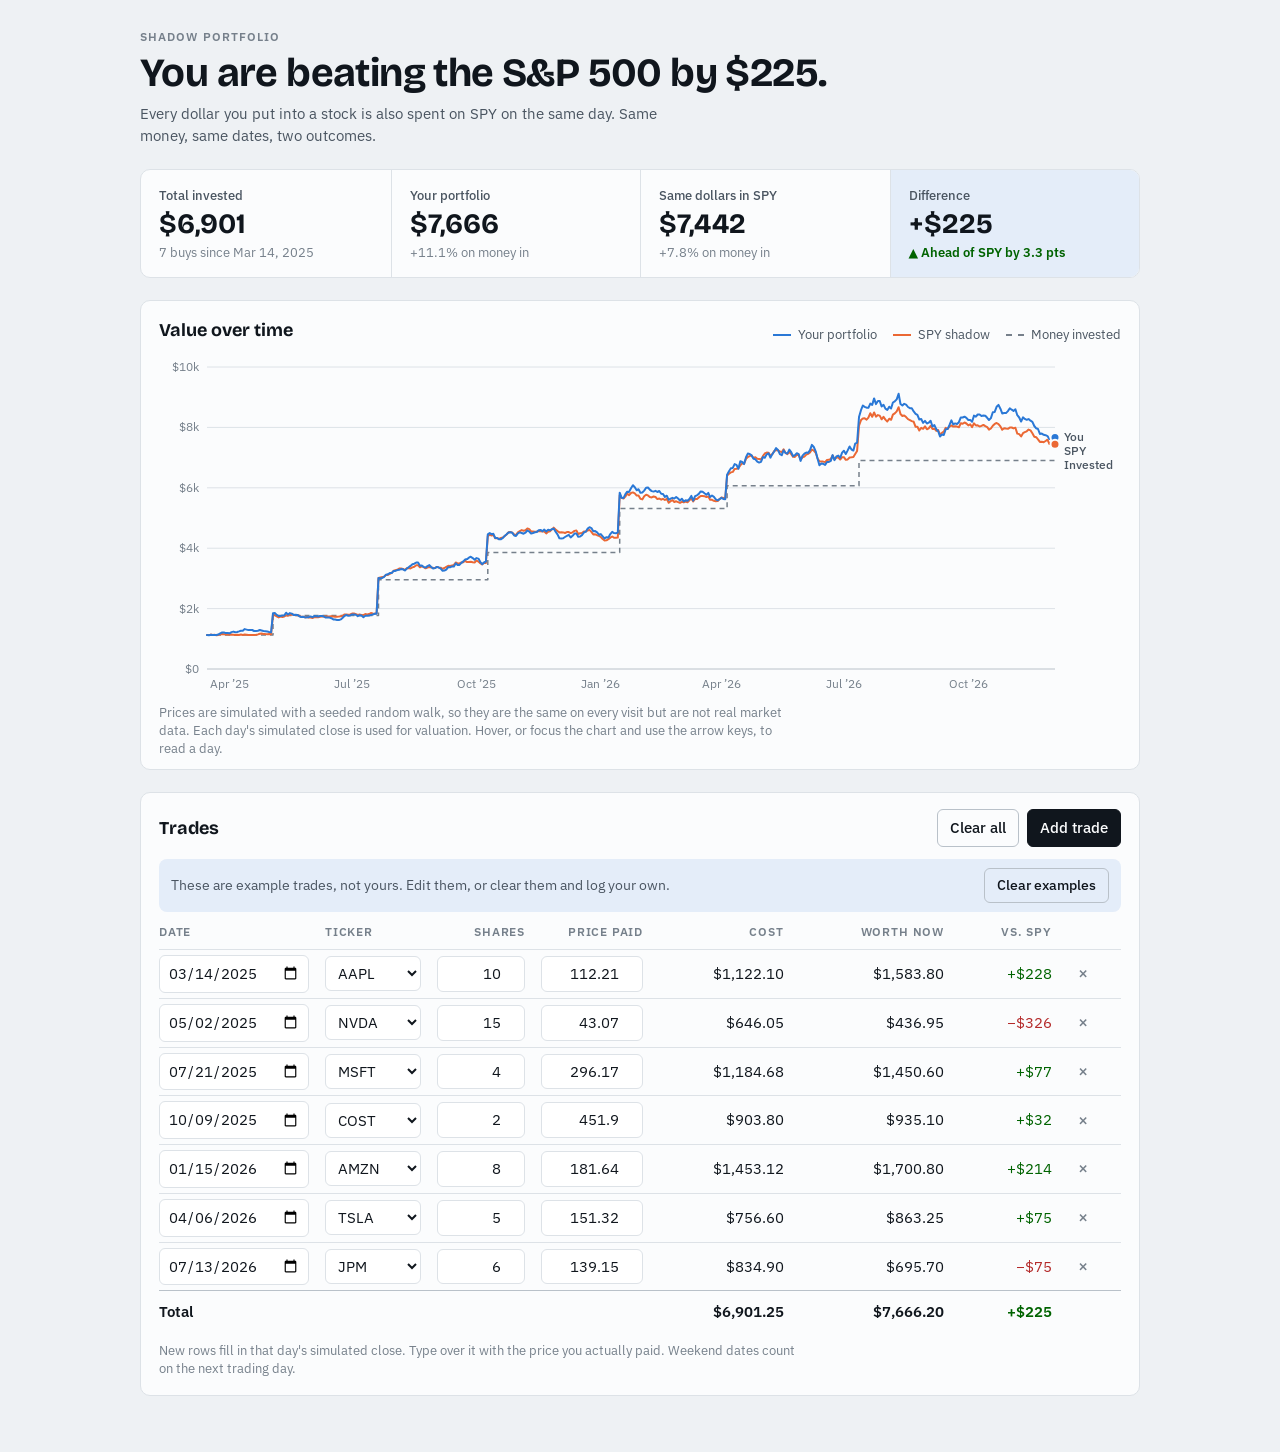
<file: index.html>
<!doctype html>
<html lang="en">
<head>
<meta charset="utf-8">
<meta name="viewport" content="width=device-width, initial-scale=1">
<title>Shadow Portfolio</title>
<link rel="stylesheet" href="https://fonts.googleapis.com/css2?family=Bricolage+Grotesque:opsz,wght@12..96,500;12..96,700&family=IBM+Plex+Sans:wght@400;500;600&display=swap">
<link rel="stylesheet" href="css/styles.css">
</head>
<body>
<main class="page">
  <header>
    <p class="eyebrow">Shadow Portfolio</p>
    <h1 id="verdict">Log a trade to start the race.</h1>
    <p class="lede">Every dollar you put into a stock is also spent on SPY on the same day. Same money, same dates, two outcomes.</p>
  </header>

  <section class="panel stats" aria-label="Summary">
    <div class="stat"><div class="k">Total invested</div><div class="v" id="s-inv">—</div><div class="s" id="s-inv-sub">&nbsp;</div></div>
    <div class="stat"><div class="k">Your portfolio</div><div class="v" id="s-you">—</div><div class="s" id="s-you-sub">&nbsp;</div></div>
    <div class="stat"><div class="k">Same dollars in SPY</div><div class="v" id="s-spy">—</div><div class="s" id="s-spy-sub">&nbsp;</div></div>
    <div class="stat diff"><div class="k">Difference</div><div class="v" id="s-diff">—</div><div class="s" id="s-diff-sub">&nbsp;</div></div>
  </section>

  <section class="panel chart-panel">
    <div class="chart-head">
      <h2>Value over time</h2>
      <ul class="legend">
        <li><span class="sw you"></span>Your portfolio</li>
        <li><span class="sw spy"></span>SPY shadow</li>
        <li><span class="sw inv"></span>Money invested</li>
      </ul>
    </div>
    <div class="chart-wrap" id="chart-wrap">
      <svg id="chart" tabindex="0" role="img" aria-label="Line chart of portfolio value, SPY shadow value and money invested over time"></svg>
      <div class="tip" id="tip" hidden></div>
      <div class="empty" id="chart-empty" hidden>No trades counted yet. Add one below and the chart starts on its date.</div>
    </div>
    <p class="note">Prices are simulated with a seeded random walk, so they are the same on every visit but are not real market data. Each day's simulated close is used for valuation. Hover, or focus the chart and use the arrow keys, to read a day.</p>
  </section>

  <section class="panel ledger">
    <div class="ledger-head">
      <h2>Trades</h2>
      <div class="actions">
        <span class="confirm" id="clear-confirm" hidden>Delete every trade?
          <button type="button" id="clear-yes">Delete all</button>
          <button type="button" id="clear-no">Keep them</button>
        </span>
        <button type="button" id="clear">Clear all</button>
        <button type="button" class="primary" id="add">Add trade</button>
      </div>
    </div>
    <div class="banner" id="example-banner" hidden>
      <span>These are example trades, not yours. Edit them, or clear them and log your own.</span>
      <button type="button" id="example-clear">Clear examples</button>
    </div>
    <div class="scroll">
      <table>
        <thead><tr>
          <th>Date</th><th>Ticker</th><th class="num">Shares</th><th class="num">Price paid</th>
          <th class="num">Cost</th><th class="num">Worth now</th><th class="num">vs. SPY</th><th><span hidden>Delete</span></th>
        </tr></thead>
        <tbody id="rows"></tbody>
        <tfoot><tr>
          <td colspan="4">Total</td>
          <td class="num" id="f-cost">—</td><td class="num" id="f-now">—</td><td class="num" id="f-vs">—</td><td></td>
        </tr></tfoot>
      </table>
    </div>
    <p class="note" id="ledger-note">New rows fill in that day's simulated close. Type over it with the price you actually paid. Weekend dates count on the next trading day.</p>
  </section>
</main>
<script type="module" src="src/app.js"></script>
</body>
</html>
</file>
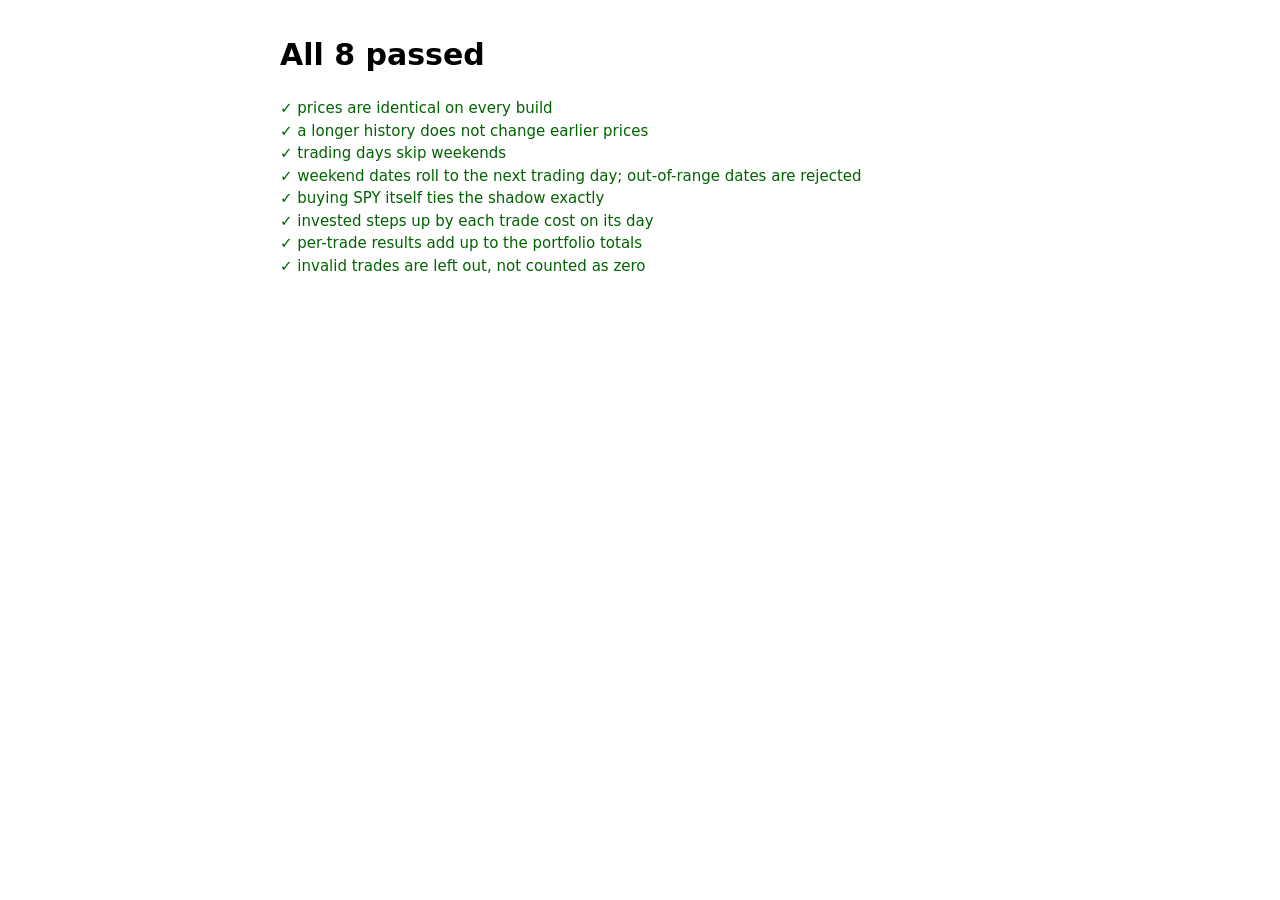
<file: tests/index.html>
<!doctype html>
<html lang="en">
<head>
<meta charset="utf-8">
<title>Shadow Portfolio tests</title>
<style>
  body { font: 15px/1.5 system-ui, sans-serif; max-width: 720px; margin: 32px auto; padding: 0 16px; }
  ul { list-style: none; padding: 0; }
  .ok { color: #006300; }
  .fail { color: #b42a2a; font-weight: 600; }
</style>
</head>
<body>
<h1 id="summary">Running…</h1>
<ul id="out"></ul>
<script type="module" src="tests.js"></script>
</body>
</html>
</file>
<file: css/styles.css>
/* Layout: a trading blotter. Verdict line on top, one stat band, the race chart, then the trade ledger. */
:root {
  --bg: #eef1f4;
  --surface: #fbfcfd;
  --ink: #10161d;
  --ink-2: #4a5561;
  --muted: #76808b;
  --line: #dde2e7;
  --axis: #b9c1c9;
  --you: #2a78d6;
  --spy: #eb6834;
  --up: #006300;
  --down: #b42a2a;
  --tint: #e4edf9;
  --field: #ffffff;
  --display: "Bricolage Grotesque", "IBM Plex Sans", system-ui, sans-serif;
  --body: "IBM Plex Sans", system-ui, -apple-system, "Segoe UI", sans-serif;
}
@media (prefers-color-scheme: dark) {
  :root:not([data-theme="light"]) {
    --bg: #0e1216; --surface: #161b21; --ink: #f2f5f8; --ink-2: #b6c0ca; --muted: #87919b;
    --line: #262d35; --axis: #3a434d; --you: #3987e5; --spy: #d95926;
    --up: #2fbf4a; --down: #ee7b7b; --tint: #19273a; --field: #0f1419;
    color-scheme: dark;
  }
}
:root[data-theme="dark"] {
  --bg: #0e1216; --surface: #161b21; --ink: #f2f5f8; --ink-2: #b6c0ca; --muted: #87919b;
  --line: #262d35; --axis: #3a434d; --you: #3987e5; --spy: #d95926;
  --up: #2fbf4a; --down: #ee7b7b; --tint: #19273a; --field: #0f1419;
  color-scheme: dark;
}

* { box-sizing: border-box; }
body { background: var(--bg); color: var(--ink); font-family: var(--body); font-size: 15px; line-height: 1.45; }
.page { max-width: 1040px; margin: 0 auto; padding-inline: 20px; padding-block: 28px 56px; display: flex; flex-direction: column; gap: 22px; }

.eyebrow { font-size: 12px; font-weight: 600; letter-spacing: .09em; text-transform: uppercase; color: var(--muted); margin: 0; }
h1 { font-family: var(--display); font-weight: 700; font-size: clamp(26px, 4.6vw, 40px); line-height: 1.1; letter-spacing: -.015em; margin: 6px 0 0; text-wrap: balance; }
.lede { color: var(--ink-2); margin: 8px 0 0; max-width: 62ch; }
h2 { font-family: var(--display); font-weight: 700; font-size: 18px; margin: 0; }

.panel { background: var(--surface); border: 1px solid var(--line); border-radius: 10px; }

/* stat band */
.stats { display: grid; grid-template-columns: repeat(4, minmax(0, 1fr)); overflow: hidden; }
.stat { padding: 16px 18px; border-left: 1px solid var(--line); min-width: 0; }
.stat:first-child { border-left: 0; }
.stat .k { font-size: 12.5px; color: var(--ink-2); font-weight: 500; }
.stat .v { font-family: var(--display); font-weight: 700; font-size: clamp(21px, 2.8vw, 28px); line-height: 1.15; margin-top: 4px; overflow-wrap: anywhere; }
.stat .s { font-size: 12.5px; color: var(--muted); margin-top: 3px; }
.stat.diff { background: var(--tint); }
.stat .s.up { color: var(--up); font-weight: 600; }
.stat .s.down { color: var(--down); font-weight: 600; }
@media (max-width: 720px) {
  .stats { grid-template-columns: repeat(2, minmax(0, 1fr)); }
  .stat:nth-child(odd) { border-left: 0; }
  .stat:nth-child(n+3) { border-top: 1px solid var(--line); }
}

/* chart */
.chart-panel { padding: 16px 18px 12px; }
.chart-head { display: flex; flex-wrap: wrap; gap: 8px 20px; align-items: baseline; justify-content: space-between; }
.legend { display: flex; flex-wrap: wrap; gap: 6px 16px; font-size: 13px; color: var(--ink-2); margin: 0; padding: 0; list-style: none; }
.legend li { display: flex; align-items: center; gap: 7px; }
.sw { width: 18px; height: 0; border-top: 2px solid var(--ink-2); }
.sw.you { border-color: var(--you); }
.sw.spy { border-color: var(--spy); }
.sw.inv { border-top-style: dashed; border-color: var(--muted); }
.chart-wrap { position: relative; margin-top: 10px; }
#chart { display: block; width: 100%; touch-action: pan-y; outline: none; border-radius: 6px; }
#chart:focus-visible { box-shadow: 0 0 0 2px var(--you); }
#chart text { font-family: var(--body); font-size: 11.5px; fill: var(--muted); font-variant-numeric: tabular-nums; }
#chart text.end { fill: var(--ink-2); font-weight: 500; }
#chart .grid { stroke: var(--line); stroke-width: 1; }
#chart .base { stroke: var(--axis); stroke-width: 1; }
#chart .l { fill: none; stroke-width: 2; stroke-linejoin: round; stroke-linecap: round; }
#chart .l.you { stroke: var(--you); }
#chart .l.spy { stroke: var(--spy); }
#chart .l.inv { stroke: var(--muted); stroke-width: 1.5; stroke-dasharray: 5 4; stroke-linecap: butt; }
#chart .dot { stroke: var(--surface); stroke-width: 2; }
#chart .dot.you { fill: var(--you); }
#chart .dot.spy { fill: var(--spy); }
#chart .dot.inv { fill: var(--muted); }
#chart .cross { stroke: var(--axis); stroke-width: 1; }
.tip { position: absolute; top: 6px; pointer-events: none; background: var(--surface); border: 1px solid var(--axis); border-radius: 8px; padding: 9px 11px; font-size: 12.5px; min-width: 172px; box-shadow: 0 6px 18px rgba(0,0,0,.14); font-variant-numeric: tabular-nums; }
.tip .d { font-weight: 600; margin-bottom: 5px; }
.tip .r { display: flex; align-items: center; gap: 7px; color: var(--ink-2); }
.tip .r b { margin-left: auto; padding-left: 14px; color: var(--ink); font-weight: 600; }
.tip .gap { border-top: 1px solid var(--line); margin-top: 6px; padding-top: 5px; }
.empty { padding: 48px 12px; text-align: center; color: var(--ink-2); }
.note { font-size: 12.5px; color: var(--muted); margin: 8px 0 0; max-width: 80ch; }

/* ledger */
.ledger { padding: 16px 18px 18px; }
.ledger-head { display: flex; flex-wrap: wrap; gap: 10px; align-items: center; justify-content: space-between; }
.banner { background: var(--tint); border-radius: 8px; padding: 9px 12px; font-size: 13.5px; color: var(--ink-2); margin-top: 12px; display: flex; flex-wrap: wrap; gap: 6px 12px; align-items: center; justify-content: space-between; }
.scroll { overflow-x: auto; margin-top: 12px; }
table { border-collapse: collapse; width: 100%; min-width: 760px; font-variant-numeric: tabular-nums; }
th { text-align: left; font-size: 11.5px; font-weight: 600; letter-spacing: .07em; text-transform: uppercase; color: var(--muted); padding: 0 8px 8px; white-space: nowrap; }
td { padding: 5px 8px; border-top: 1px solid var(--line); white-space: nowrap; }
th.num, td.num { text-align: right; }
td:first-child, th:first-child { padding-left: 0; }
td:last-child, th:last-child { padding-right: 0; }
tfoot td { font-weight: 600; padding-block: 10px; border-top: 1px solid var(--axis); }
tr.bad td.num { color: var(--muted); }
.up { color: var(--up); }
.down { color: var(--down); }
input, select { font: inherit; color: var(--ink); background: var(--field); border: 1px solid var(--line); border-radius: 6px; padding: 6px 8px; width: 100%; font-variant-numeric: tabular-nums; }
input[type="number"] { text-align: right; }
input:hover, select:hover { border-color: var(--axis); }
input:focus-visible, select:focus-visible, button:focus-visible { outline: 2px solid var(--you); outline-offset: 1px; }
td.c-date { width: 158px; } td.c-tk { width: 112px; } td.c-sh { width: 104px; } td.c-pr { width: 118px; }
button { font: inherit; cursor: pointer; border-radius: 6px; border: 1px solid var(--axis); background: transparent; color: var(--ink); padding: 7px 12px; font-weight: 500; }
button:hover { background: var(--tint); }
button.primary { background: var(--ink); color: var(--surface); border-color: var(--ink); }
button.primary:hover { background: var(--ink-2); border-color: var(--ink-2); }
button.del { border-color: transparent; color: var(--muted); padding: 4px 9px; font-size: 17px; line-height: 1; }
button.del:hover { color: var(--down); background: transparent; border-color: var(--line); }
.actions { display: flex; flex-wrap: wrap; gap: 8px; align-items: center; }
.confirm { font-size: 13.5px; color: var(--ink-2); display: flex; gap: 8px; align-items: center; flex-wrap: wrap; }

/* base reset */
body { margin: 0; }
[hidden] { display: none !important; }
</file>
